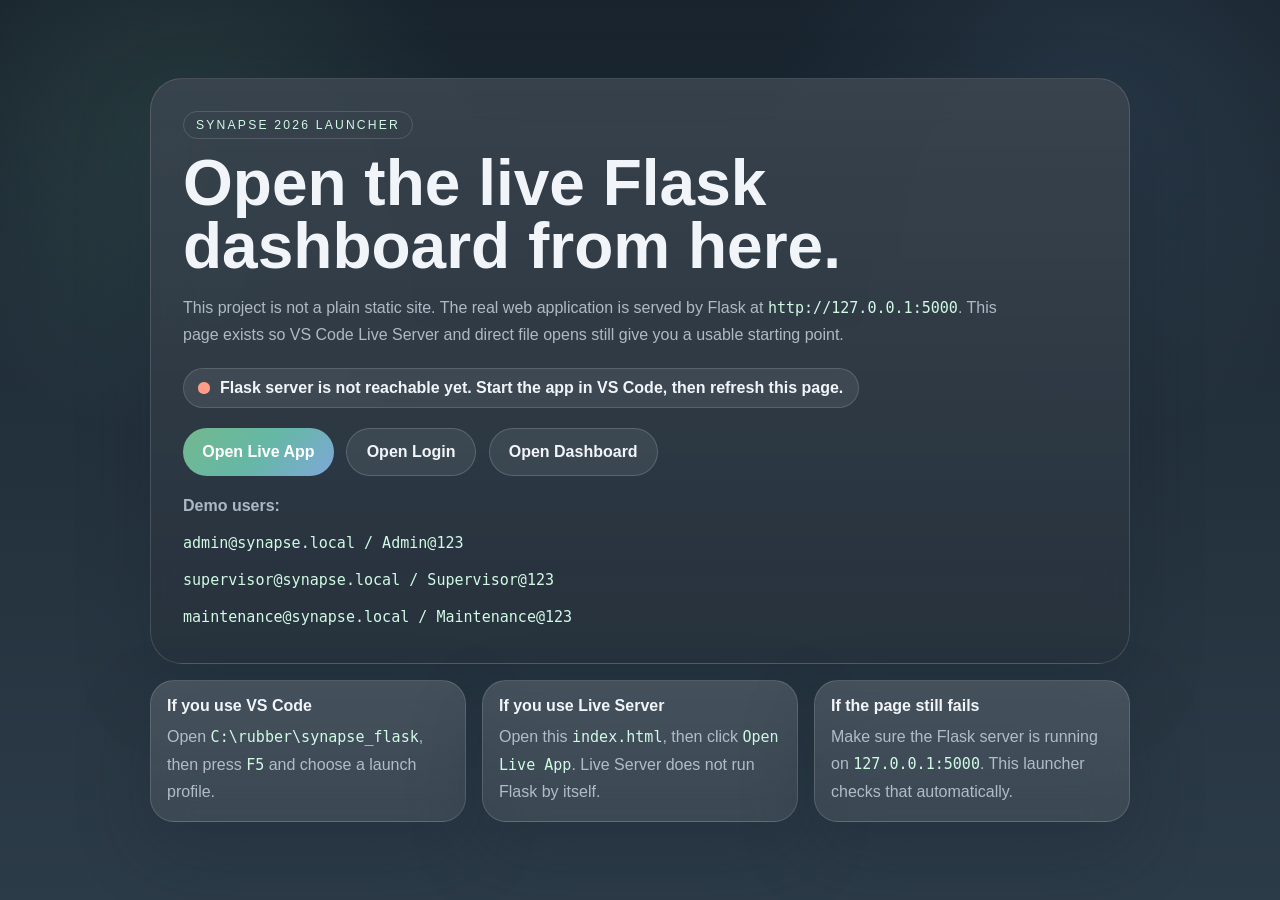
<file: synapse_flask/index.html>
<!DOCTYPE html>
<html lang="en">
<head>
  <meta charset="UTF-8">
  <meta name="viewport" content="width=device-width, initial-scale=1.0">
  <title>Synapse 2026 Launcher</title>
  <meta name="description" content="Launch page for the Synapse 2026 Flask dashboard.">
  <style>
    :root {
      --bg-1: #18232d;
      --bg-2: #22303b;
      --bg-3: #2c3b48;
      --panel: rgba(28, 40, 52, 0.86);
      --card: rgba(255, 255, 255, 0.08);
      --line: rgba(255, 255, 255, 0.14);
      --text: #f1f5f9;
      --muted: rgba(203, 213, 225, 0.82);
      --accent-green: #73b88f;
      --accent-emerald: #65b8a5;
      --accent-blue: #7fa7d9;
      --ok: #8de0a9;
      --warn: #ffd27c;
      --danger: #ff9d88;
      --shadow: 0 28px 72px rgba(26, 36, 49, 0.28);
    }

    * {
      box-sizing: border-box;
    }

    body {
      margin: 0;
      min-height: 100vh;
      color: var(--text);
      font-family: "Segoe UI", Tahoma, sans-serif;
      background:
        radial-gradient(circle at 14% 16%, rgba(115, 184, 143, 0.14), transparent 22%),
        radial-gradient(circle at 86% 12%, rgba(127, 167, 217, 0.12), transparent 24%),
        linear-gradient(180deg, var(--bg-1) 0%, var(--bg-2) 46%, var(--bg-3) 100%);
      display: grid;
      place-items: center;
      padding: 1rem;
    }

    .shell {
      width: min(980px, 100%);
      display: grid;
      gap: 1rem;
    }

    .panel,
    .card {
      border: 1px solid var(--line);
      border-radius: 2rem;
      background: linear-gradient(180deg, rgba(255, 255, 255, 0.12), rgba(255, 255, 255, 0.04)), var(--panel);
      box-shadow: var(--shadow);
      backdrop-filter: blur(20px);
      -webkit-backdrop-filter: blur(20px);
    }

    .panel {
      padding: 2rem;
    }

    .eyebrow {
      display: inline-flex;
      padding: 0.4rem 0.75rem;
      border-radius: 999px;
      border: 1px solid rgba(255, 255, 255, 0.14);
      color: #d1fae5;
      text-transform: uppercase;
      letter-spacing: 0.18em;
      font-size: 0.76rem;
    }

    h1 {
      margin: 0.8rem 0 0;
      font-size: clamp(2.2rem, 6vw, 4rem);
      line-height: 0.98;
    }

    p {
      margin: 0;
      color: var(--muted);
      line-height: 1.7;
    }

    .lead {
      margin-top: 1rem;
      max-width: 52rem;
      font-size: 1rem;
    }

    .status {
      margin-top: 1.25rem;
      display: inline-flex;
      align-items: center;
      gap: 0.65rem;
      padding: 0.6rem 0.9rem;
      border-radius: 999px;
      border: 1px solid rgba(255, 255, 255, 0.14);
      background: rgba(255, 255, 255, 0.08);
      color: var(--text);
      font-weight: 600;
    }

    .dot {
      width: 0.7rem;
      height: 0.7rem;
      border-radius: 50%;
      background: var(--warn);
      box-shadow: 0 0 0 0 rgba(255, 210, 124, 0.4);
      animation: pulse 1.8s infinite;
    }

    .dot.ok {
      background: var(--ok);
      box-shadow: 0 0 0 0 rgba(141, 224, 169, 0.4);
    }

    .dot.danger {
      background: var(--danger);
      box-shadow: none;
    }

    .actions {
      display: flex;
      flex-wrap: wrap;
      gap: 0.8rem;
      margin-top: 1.25rem;
    }

    .button {
      display: inline-flex;
      align-items: center;
      justify-content: center;
      min-height: 3rem;
      padding: 0.9rem 1.2rem;
      border-radius: 999px;
      font-weight: 700;
      text-decoration: none;
      transition: transform 160ms ease, background-color 160ms ease, border-color 160ms ease;
    }

    .button-primary {
      color: #fff;
      background: linear-gradient(135deg, var(--accent-green), var(--accent-emerald), var(--accent-blue));
    }

    .button-secondary {
      color: var(--text);
      border: 1px solid rgba(255, 255, 255, 0.16);
      background: rgba(255, 255, 255, 0.08);
    }

    .button:hover {
      transform: translateY(-2px);
    }

    .grid {
      display: grid;
      grid-template-columns: repeat(3, minmax(0, 1fr));
      gap: 1rem;
    }

    .card {
      padding: 1rem;
      border-radius: 1.5rem;
      background: linear-gradient(180deg, rgba(255, 255, 255, 0.1), rgba(255, 255, 255, 0.03)), rgba(255, 255, 255, 0.05);
    }

    .card strong {
      display: block;
      font-size: 1rem;
      margin-bottom: 0.5rem;
    }

    .meta {
      margin-top: 1rem;
      display: grid;
      gap: 0.6rem;
    }

    code {
      color: #d1fae5;
      font-family: Consolas, monospace;
      font-size: 0.94em;
    }

    @keyframes pulse {
      0% { box-shadow: 0 0 0 0 rgba(255, 210, 124, 0.35); }
      70% { box-shadow: 0 0 0 10px rgba(255, 210, 124, 0); }
      100% { box-shadow: 0 0 0 0 rgba(255, 210, 124, 0); }
    }

    @media (max-width: 800px) {
      .grid {
        grid-template-columns: 1fr;
      }

      .panel {
        padding: 1.2rem;
      }
    }
  </style>
</head>
<body>
  <main class="shell">
    <section class="panel">
      <span class="eyebrow">Synapse 2026 Launcher</span>
      <h1>Open the live Flask dashboard from here.</h1>
      <p class="lead">
        This project is not a plain static site. The real web application is served by Flask at
        <code>http://127.0.0.1:5000</code>. This page exists so VS Code Live Server and direct file
        opens still give you a usable starting point.
      </p>

      <div class="status">
        <span class="dot" id="healthDot"></span>
        <span id="healthText">Checking local Flask server...</span>
      </div>

      <div class="actions">
        <a class="button button-primary" href="http://127.0.0.1:5000" target="_blank" rel="noreferrer">Open Live App</a>
        <a class="button button-secondary" href="http://127.0.0.1:5000/login" target="_blank" rel="noreferrer">Open Login</a>
        <a class="button button-secondary" href="http://127.0.0.1:5000/dashboard" target="_blank" rel="noreferrer">Open Dashboard</a>
      </div>

      <div class="meta">
        <p><strong>Demo users:</strong></p>
        <p><code>admin@synapse.local / Admin@123</code></p>
        <p><code>supervisor@synapse.local / Supervisor@123</code></p>
        <p><code>maintenance@synapse.local / Maintenance@123</code></p>
      </div>
    </section>

    <section class="grid">
      <article class="card">
        <strong>If you use VS Code</strong>
        <p>Open <code>C:\rubber\synapse_flask</code>, then press <code>F5</code> and choose a launch profile.</p>
      </article>
      <article class="card">
        <strong>If you use Live Server</strong>
        <p>Open this <code>index.html</code>, then click <code>Open Live App</code>. Live Server does not run Flask by itself.</p>
      </article>
      <article class="card">
        <strong>If the page still fails</strong>
        <p>Make sure the Flask server is running on <code>127.0.0.1:5000</code>. This launcher checks that automatically.</p>
      </article>
    </section>
  </main>

  <script>
    (async function () {
      const dot = document.getElementById("healthDot");
      const text = document.getElementById("healthText");

      try {
        const response = await fetch("http://127.0.0.1:5000/health", { cache: "no-store" });
        if (!response.ok) {
          throw new Error("Health endpoint not ready");
        }

        const payload = await response.json();
        dot.classList.remove("danger");
        dot.classList.add("ok");
        text.textContent = "Flask server is running. Machine " + payload.machine_id + " is live.";
      } catch (error) {
        dot.classList.remove("ok");
        dot.classList.add("danger");
        text.textContent = "Flask server is not reachable yet. Start the app in VS Code, then refresh this page.";
      }
    }());
  </script>
</body>
</html>
</file>
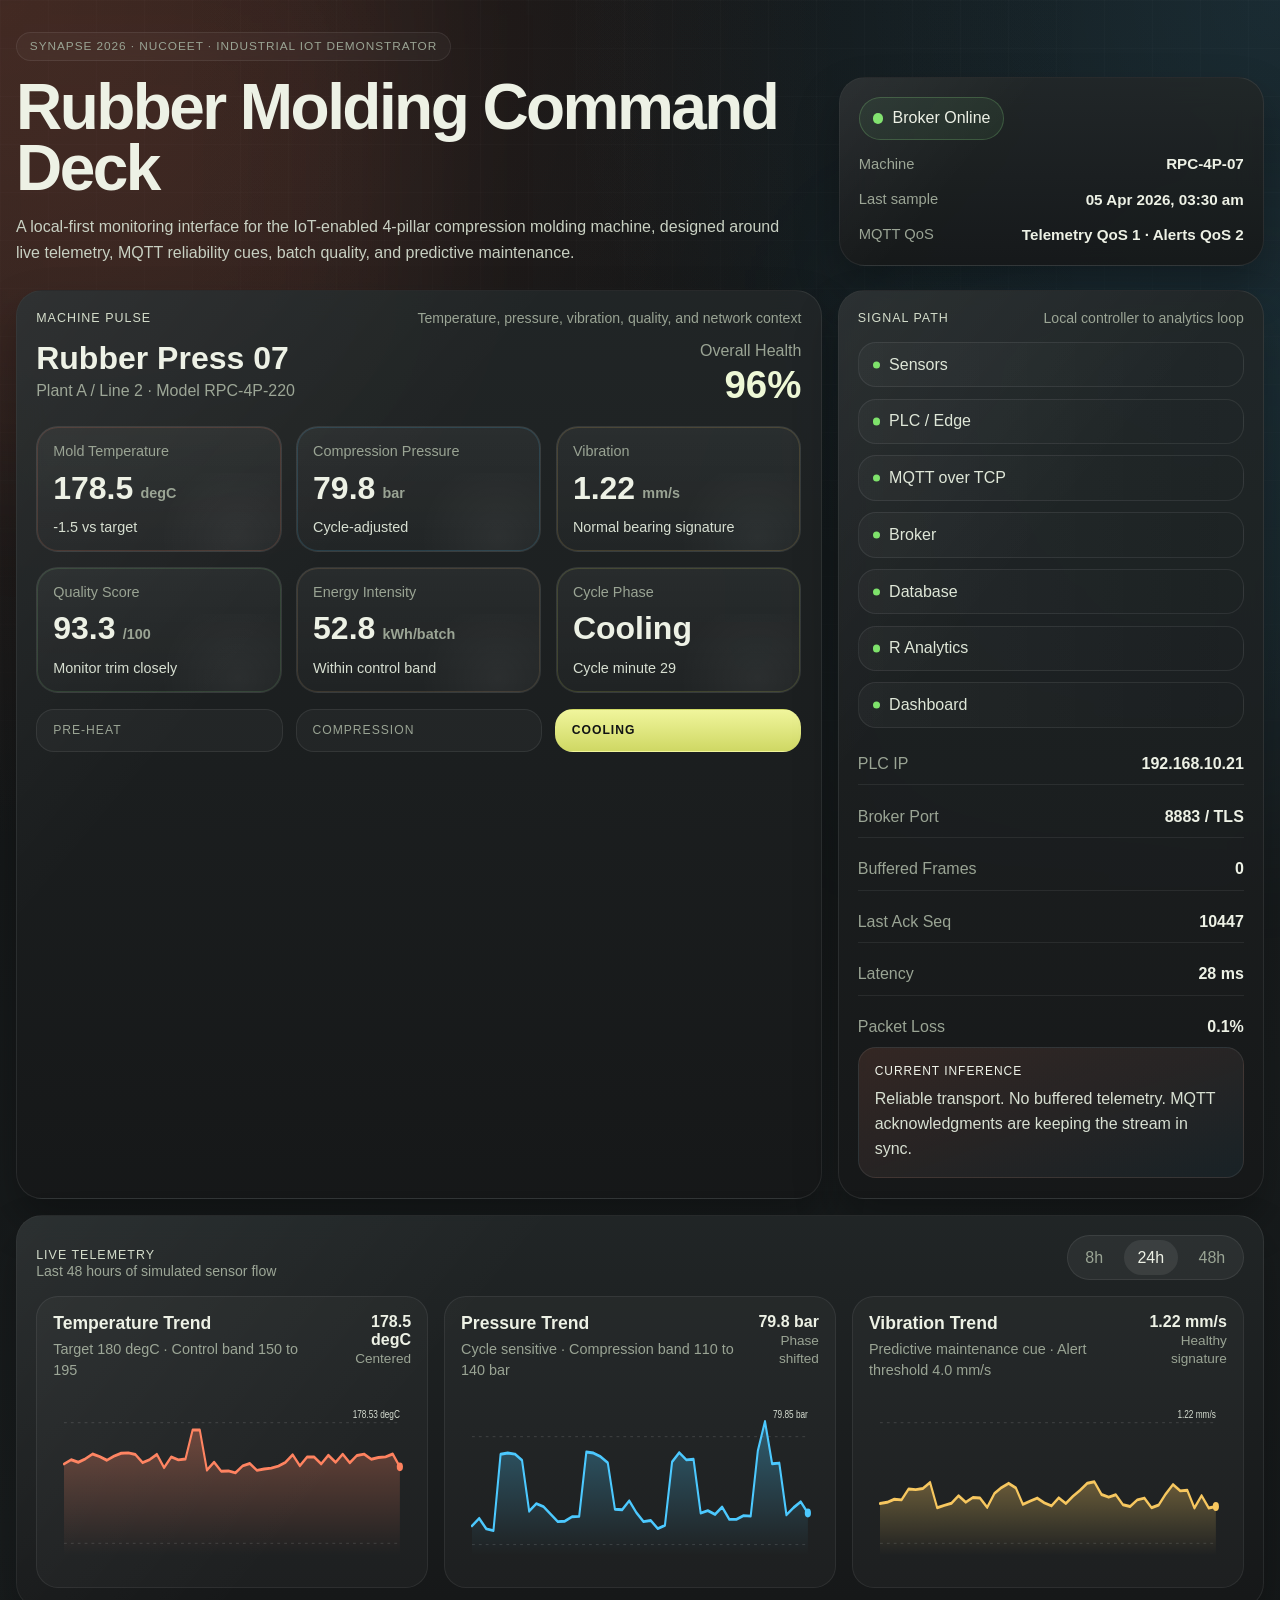
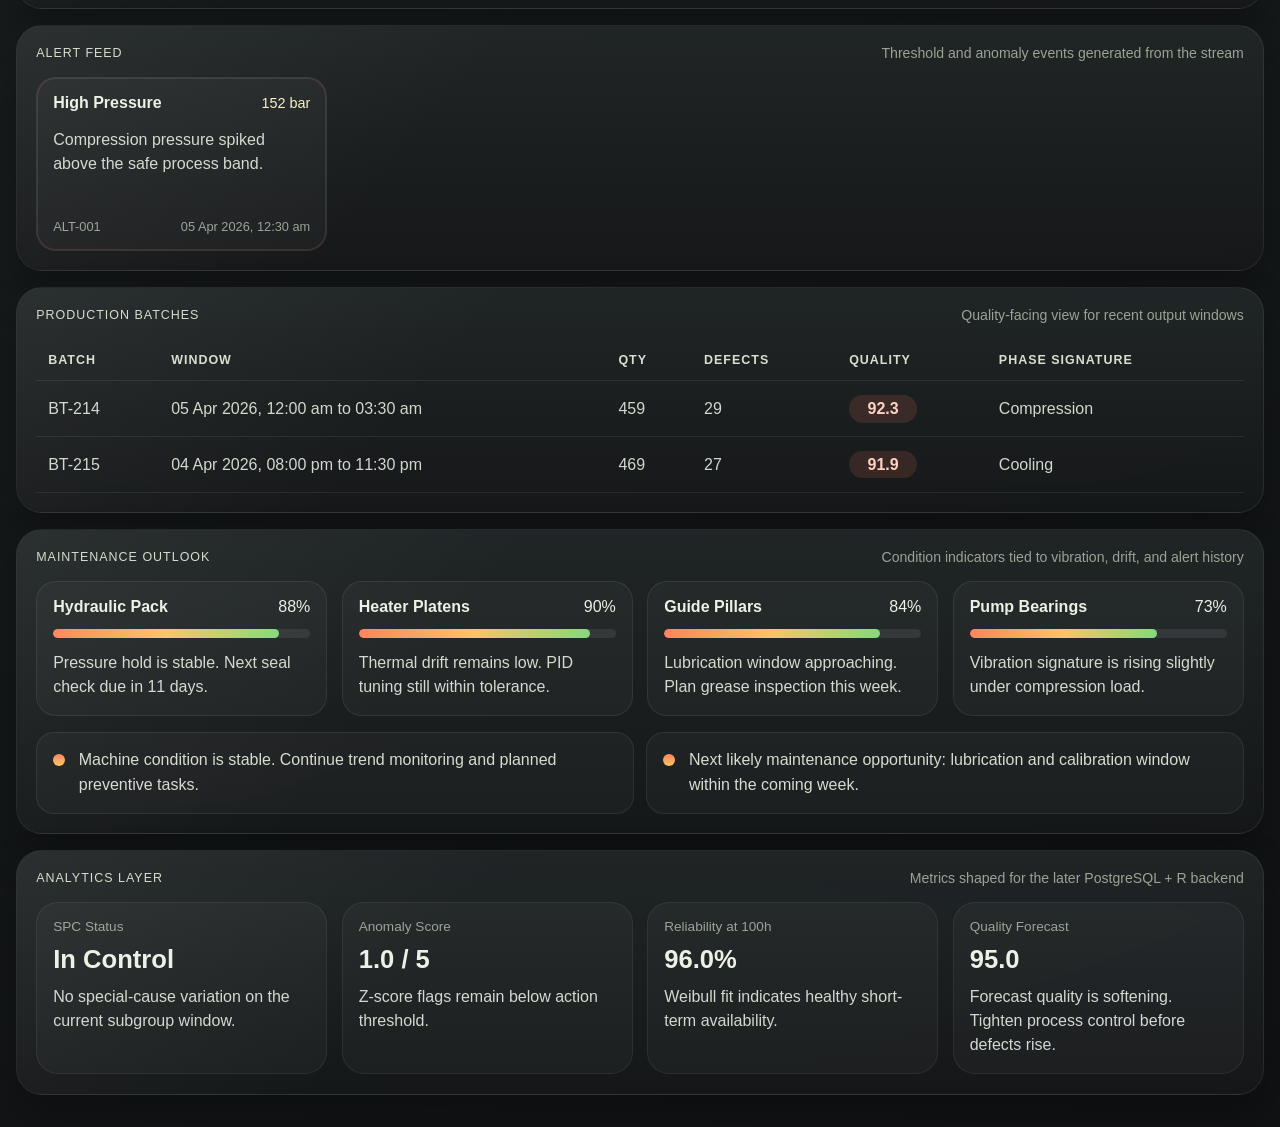
<file: webapp/index.html>
<!DOCTYPE html>
<html lang="en">
<head>
  <meta charset="UTF-8">
  <meta name="viewport" content="width=device-width, initial-scale=1.0">
  <title>Synapse 2026 | Rubber Molding Command Deck</title>
  <meta name="description" content="Local IIoT dashboard for a 4-pillar compression type rubber molding machine.">
  <link rel="stylesheet" href="assets/styles.css">
</head>
<body>
  <div class="ambient-grid" aria-hidden="true"></div>
  <div class="ambient-glow ambient-glow-left" aria-hidden="true"></div>
  <div class="ambient-glow ambient-glow-right" aria-hidden="true"></div>

  <header class="masthead shell">
    <div class="eyebrow">Synapse 2026 · NUCoEET · Industrial IoT Demonstrator</div>
    <div class="masthead-row">
      <div class="masthead-copy">
        <h1>Rubber Molding Command Deck</h1>
        <p>
          A local-first monitoring interface for the IoT-enabled 4-pillar compression molding machine,
          designed around live telemetry, MQTT reliability cues, batch quality, and predictive maintenance.
        </p>
      </div>
      <div class="masthead-meta panel">
        <div class="status-pill">
          <span class="status-dot" id="connectionDot"></span>
          <span id="brokerStatus">Broker Online</span>
        </div>
        <div class="meta-pair">
          <span>Machine</span>
          <strong id="machineTitle">RPC-4P-07</strong>
        </div>
        <div class="meta-pair">
          <span>Last sample</span>
          <strong id="liveTimestamp">06 Apr 2026, 09:00</strong>
        </div>
        <div class="meta-pair">
          <span>MQTT QoS</span>
          <strong id="qosMode">Telemetry QoS 1 · Alerts QoS 2</strong>
        </div>
      </div>
    </div>
  </header>

  <main class="shell dashboard">
    <section class="panel hero-panel">
      <div class="panel-heading">
        <span class="panel-kicker">Machine Pulse</span>
        <span class="panel-note">Temperature, pressure, vibration, quality, and network context</span>
      </div>

      <div class="hero-topline">
        <div>
          <div class="machine-name" id="machineName">Rubber Press 07</div>
          <div class="machine-subtitle" id="machineSubtitle">Plant A / Line 2 · Model RPC-4P-220</div>
        </div>
        <div class="health-badge">
          <span>Overall Health</span>
          <strong id="machineHealth">92%</strong>
        </div>
      </div>

      <div class="kpi-grid">
        <article class="kpi-card accent-hot">
          <div class="kpi-label">Mold Temperature</div>
          <div class="kpi-value"><span id="tempValue">180.0</span><small>degC</small></div>
          <div class="kpi-foot"><span id="tempDelta">+0.3 vs target</span></div>
        </article>

        <article class="kpi-card accent-pressure">
          <div class="kpi-label">Compression Pressure</div>
          <div class="kpi-value"><span id="pressureValue">118.0</span><small>bar</small></div>
          <div class="kpi-foot"><span id="pressureDelta">Stable under load</span></div>
        </article>

        <article class="kpi-card accent-vibration">
          <div class="kpi-label">Vibration</div>
          <div class="kpi-value"><span id="vibrationValue">1.20</span><small>mm/s</small></div>
          <div class="kpi-foot"><span id="vibrationDelta">Normal bearing signature</span></div>
        </article>

        <article class="kpi-card accent-quality">
          <div class="kpi-label">Quality Score</div>
          <div class="kpi-value"><span id="qualityValue">97.5</span><small>/100</small></div>
          <div class="kpi-foot"><span id="defectRisk">Low defect risk</span></div>
        </article>

        <article class="kpi-card accent-energy">
          <div class="kpi-label">Energy Intensity</div>
          <div class="kpi-value"><span id="energyValue">53.2</span><small>kWh/batch</small></div>
          <div class="kpi-foot"><span id="energyDelta">Within control band</span></div>
        </article>

        <article class="kpi-card accent-cycle">
          <div class="kpi-label">Cycle Phase</div>
          <div class="kpi-value"><span id="phaseValue">Compression</span></div>
          <div class="kpi-foot"><span id="phaseClock">Cycle minute 13</span></div>
        </article>
      </div>

      <div class="phase-track">
        <div class="phase-segment" data-phase="Pre-Heat">Pre-Heat</div>
        <div class="phase-segment" data-phase="Compression">Compression</div>
        <div class="phase-segment" data-phase="Cooling">Cooling</div>
      </div>
    </section>

    <aside class="panel side-panel">
      <div class="panel-heading">
        <span class="panel-kicker">Signal Path</span>
        <span class="panel-note">Local controller to analytics loop</span>
      </div>

      <div class="pipeline-stack">
        <div class="pipeline-node is-active">Sensors</div>
        <div class="pipeline-node is-active">PLC / Edge</div>
        <div class="pipeline-node is-active">MQTT over TCP</div>
        <div class="pipeline-node is-active">Broker</div>
        <div class="pipeline-node is-active">Database</div>
        <div class="pipeline-node is-active">R Analytics</div>
        <div class="pipeline-node is-active">Dashboard</div>
      </div>

      <div class="metrics-list">
        <div class="metric-row">
          <span>PLC IP</span>
          <strong id="plcIp">192.168.10.21</strong>
        </div>
        <div class="metric-row">
          <span>Broker Port</span>
          <strong id="brokerPort">8883 / TLS</strong>
        </div>
        <div class="metric-row">
          <span>Buffered Frames</span>
          <strong id="bufferedFrames">0</strong>
        </div>
        <div class="metric-row">
          <span>Last Ack Seq</span>
          <strong id="ackSequence">10428</strong>
        </div>
        <div class="metric-row">
          <span>Latency</span>
          <strong id="latencyValue">34 ms</strong>
        </div>
        <div class="metric-row">
          <span>Packet Loss</span>
          <strong id="packetLossValue">0.2%</strong>
        </div>
      </div>

      <div class="insight-box">
        <div class="insight-title">Current inference</div>
        <p id="networkNarrative">
          Reliable transport. No buffered telemetry. MQTT acknowledgments are keeping the stream in sync.
        </p>
      </div>
    </aside>

    <section class="panel signal-panel">
      <div class="panel-heading signal-heading">
        <div>
          <span class="panel-kicker">Live Telemetry</span>
          <span class="panel-note">Last 48 hours of simulated sensor flow</span>
        </div>
        <div class="window-switcher" role="tablist" aria-label="Chart window">
          <button class="window-button is-active" data-window="16">8h</button>
          <button class="window-button" data-window="48">24h</button>
          <button class="window-button" data-window="96">48h</button>
        </div>
      </div>

      <div class="signal-grid">
        <article class="signal-card" data-series="temperature">
          <div class="signal-header">
            <div>
              <h2>Temperature Trend</h2>
              <p>Target 180 degC · Control band 150 to 195</p>
            </div>
            <div class="signal-meta">
              <strong id="tempChartValue">180.0 degC</strong>
              <span id="tempChartTag">Centered</span>
            </div>
          </div>
          <svg class="signal-svg" viewBox="0 0 520 180" preserveAspectRatio="none" aria-hidden="true"></svg>
        </article>

        <article class="signal-card" data-series="pressure">
          <div class="signal-header">
            <div>
              <h2>Pressure Trend</h2>
              <p>Cycle sensitive · Compression band 110 to 140 bar</p>
            </div>
            <div class="signal-meta">
              <strong id="pressureChartValue">118.0 bar</strong>
              <span id="pressureChartTag">Load stable</span>
            </div>
          </div>
          <svg class="signal-svg" viewBox="0 0 520 180" preserveAspectRatio="none" aria-hidden="true"></svg>
        </article>

        <article class="signal-card" data-series="vibration">
          <div class="signal-header">
            <div>
              <h2>Vibration Trend</h2>
              <p>Predictive maintenance cue · Alert threshold 4.0 mm/s</p>
            </div>
            <div class="signal-meta">
              <strong id="vibrationChartValue">1.20 mm/s</strong>
              <span id="vibrationChartTag">Healthy signature</span>
            </div>
          </div>
          <svg class="signal-svg" viewBox="0 0 520 180" preserveAspectRatio="none" aria-hidden="true"></svg>
        </article>
      </div>
    </section>

    <section class="panel alerts-panel">
      <div class="panel-heading">
        <span class="panel-kicker">Alert Feed</span>
        <span class="panel-note">Threshold and anomaly events generated from the stream</span>
      </div>
      <div class="alert-list" id="alertList"></div>
    </section>

    <section class="panel batches-panel">
      <div class="panel-heading">
        <span class="panel-kicker">Production Batches</span>
        <span class="panel-note">Quality-facing view for recent output windows</span>
      </div>

      <div class="batch-table-wrap">
        <table class="batch-table">
          <thead>
            <tr>
              <th>Batch</th>
              <th>Window</th>
              <th>Qty</th>
              <th>Defects</th>
              <th>Quality</th>
              <th>Phase Signature</th>
            </tr>
          </thead>
          <tbody id="batchTableBody"></tbody>
        </table>
      </div>
    </section>

    <section class="panel maintenance-panel">
      <div class="panel-heading">
        <span class="panel-kicker">Maintenance Outlook</span>
        <span class="panel-note">Condition indicators tied to vibration, drift, and alert history</span>
      </div>

      <div class="component-grid" id="componentGrid"></div>
      <div class="recommendations" id="recommendationList"></div>
    </section>

    <section class="panel analytics-panel">
      <div class="panel-heading">
        <span class="panel-kicker">Analytics Layer</span>
        <span class="panel-note">Metrics shaped for the later PostgreSQL + R backend</span>
      </div>

      <div class="analytics-grid">
        <article class="analytic-tile">
          <span class="analytic-label">SPC Status</span>
          <strong id="spcStatus">In Control</strong>
          <p id="spcNote">No special-cause variation on the current subgroup window.</p>
        </article>
        <article class="analytic-tile">
          <span class="analytic-label">Anomaly Score</span>
          <strong id="anomalyScore">0.8 / 5</strong>
          <p id="anomalyNote">Z-score flags remain below action threshold.</p>
        </article>
        <article class="analytic-tile">
          <span class="analytic-label">Reliability at 100h</span>
          <strong id="reliabilityValue">93.4%</strong>
          <p id="reliabilityNote">Weibull fit indicates healthy short-term availability.</p>
        </article>
        <article class="analytic-tile">
          <span class="analytic-label">Quality Forecast</span>
          <strong id="qualityForecast">97.1</strong>
          <p id="qualityForecastNote">Regression suggests stable product quality at present conditions.</p>
        </article>
      </div>
    </section>
  </main>

  <script src="assets/data.js"></script>
  <script src="assets/app.js"></script>
</body>
</html>
</file>
<file: webapp/assets/styles.css>
:root {
  --bg: #141617;
  --panel: rgba(27, 31, 32, 0.82);
  --line: rgba(255, 255, 255, 0.08);
  --text: #edf1e5;
  --muted: #9aa494;
  --hot: #ff825f;
  --pressure: #4cc9ff;
  --vibration: #f7c75f;
  --quality: #86d87f;
  --energy: #d9a86b;
  --shadow: 0 22px 44px rgba(0, 0, 0, 0.28);
  --radius: 26px;
}

* {
  box-sizing: border-box;
}

html {
  scroll-behavior: smooth;
}

body {
  margin: 0;
  min-height: 100vh;
  color: var(--text);
  background:
    radial-gradient(circle at top left, rgba(255, 130, 95, 0.14), transparent 28%),
    radial-gradient(circle at top right, rgba(76, 201, 255, 0.12), transparent 24%),
    linear-gradient(160deg, #111314 0%, #181c1d 48%, #101213 100%);
  font-family: Bahnschrift, "Trebuchet MS", "Segoe UI", sans-serif;
  position: relative;
  overflow-x: hidden;
}

body::before {
  content: "";
  position: fixed;
  inset: 0;
  background:
    linear-gradient(rgba(255, 255, 255, 0.03) 1px, transparent 1px),
    linear-gradient(90deg, rgba(255, 255, 255, 0.03) 1px, transparent 1px);
  background-size: 48px 48px;
  mask-image: linear-gradient(to bottom, rgba(0, 0, 0, 0.55), rgba(0, 0, 0, 0.12));
  pointer-events: none;
}

.ambient-grid,
.ambient-glow {
  position: fixed;
  pointer-events: none;
}

.ambient-grid {
  inset: 0;
  background: linear-gradient(90deg, transparent 0%, rgba(255, 255, 255, 0.015) 48%, transparent 100%);
  animation: sweep 14s linear infinite;
  opacity: 0.4;
}

.ambient-glow {
  width: 34rem;
  height: 34rem;
  filter: blur(90px);
  opacity: 0.2;
}

.ambient-glow-left {
  left: -10rem;
  top: -6rem;
  background: rgba(255, 130, 95, 0.45);
}

.ambient-glow-right {
  right: -8rem;
  top: 16rem;
  background: rgba(76, 201, 255, 0.35);
}

.shell {
  width: min(1320px, calc(100vw - 2rem));
  margin: 0 auto;
  position: relative;
  z-index: 1;
}

.masthead {
  padding: 2rem 0 1.5rem;
}

.eyebrow {
  display: inline-flex;
  padding: 0.4rem 0.8rem;
  border: 1px solid rgba(255, 255, 255, 0.08);
  border-radius: 999px;
  color: var(--muted);
  letter-spacing: 0.08em;
  text-transform: uppercase;
  font-size: 0.74rem;
  background: rgba(255, 255, 255, 0.03);
  backdrop-filter: blur(10px);
}

.masthead-row {
  display: grid;
  gap: 1.2rem;
  grid-template-columns: 1.7fr 0.9fr;
  align-items: end;
  margin-top: 1rem;
}

.masthead-copy h1 {
  margin: 0;
  font-family: "Gill Sans", "Trebuchet MS", sans-serif;
  font-size: clamp(2.4rem, 5vw, 4.6rem);
  line-height: 0.95;
  letter-spacing: -0.04em;
}

.masthead-copy p {
  margin: 1rem 0 0;
  max-width: 48rem;
  color: #c8d0c2;
  font-size: 1rem;
  line-height: 1.6;
}

.dashboard {
  display: grid;
  grid-template-columns: minmax(0, 1.7fr) minmax(320px, 0.9fr);
  gap: 1rem;
  padding-bottom: 2rem;
}

.panel {
  background: linear-gradient(180deg, rgba(34, 39, 40, 0.9), rgba(22, 24, 25, 0.9));
  border: 1px solid rgba(255, 255, 255, 0.08);
  border-radius: var(--radius);
  box-shadow: var(--shadow);
  padding: 1.2rem;
  position: relative;
  overflow: hidden;
  backdrop-filter: blur(14px);
}

.panel::before {
  content: "";
  position: absolute;
  inset: 0;
  background: linear-gradient(130deg, rgba(255, 255, 255, 0.05), transparent 35%);
  pointer-events: none;
}

.panel-heading {
  display: flex;
  align-items: center;
  justify-content: space-between;
  gap: 1rem;
  margin-bottom: 1rem;
}

.panel-kicker {
  display: block;
  font-size: 0.78rem;
  letter-spacing: 0.08em;
  text-transform: uppercase;
  color: #d3dcc9;
}

.panel-note {
  color: var(--muted);
  font-size: 0.88rem;
}

.masthead-meta {
  display: grid;
  gap: 0.8rem;
  align-self: stretch;
}

.status-pill {
  display: inline-flex;
  align-items: center;
  gap: 0.6rem;
  padding: 0.55rem 0.8rem;
  border-radius: 999px;
  border: 1px solid rgba(134, 216, 127, 0.24);
  background: rgba(134, 216, 127, 0.08);
  width: fit-content;
}

.status-dot {
  width: 0.65rem;
  height: 0.65rem;
  border-radius: 50%;
  background: #7ee26b;
  box-shadow: 0 0 0 0 rgba(126, 226, 107, 0.5);
  animation: pulse 1.8s infinite;
}

.status-dot.is-offline {
  background: var(--hot);
  box-shadow: none;
}

.meta-pair {
  display: flex;
  align-items: center;
  justify-content: space-between;
  gap: 0.8rem;
  color: var(--muted);
  font-size: 0.92rem;
}

.meta-pair strong {
  color: var(--text);
  font-size: 0.95rem;
}

.hero-panel {
  min-height: 23rem;
}

.hero-topline {
  display: flex;
  align-items: flex-start;
  justify-content: space-between;
  gap: 1rem;
}

.machine-name {
  font-size: 2rem;
  line-height: 1;
  font-weight: 700;
}

.machine-subtitle {
  color: var(--muted);
  margin-top: 0.5rem;
}

.health-badge {
  text-align: right;
  min-width: 9.5rem;
}

.health-badge span {
  display: block;
  color: var(--muted);
  margin-bottom: 0.2rem;
}

.health-badge strong {
  font-size: 2.4rem;
  color: #eef8d6;
}

.kpi-grid {
  display: grid;
  grid-template-columns: repeat(3, minmax(0, 1fr));
  gap: 0.9rem;
  margin-top: 1.2rem;
}

.kpi-card {
  padding: 1rem;
  border-radius: 22px;
  background: linear-gradient(180deg, rgba(255, 255, 255, 0.05), rgba(255, 255, 255, 0.02));
  border: 1px solid rgba(255, 255, 255, 0.08);
  position: relative;
  overflow: hidden;
}

.kpi-card::after {
  content: "";
  position: absolute;
  inset: auto -20% -40% 45%;
  height: 8rem;
  background: radial-gradient(circle, rgba(255, 255, 255, 0.18), transparent 70%);
  opacity: 0.25;
}

.accent-hot { box-shadow: inset 0 0 0 1px rgba(255, 130, 95, 0.16); }
.accent-pressure { box-shadow: inset 0 0 0 1px rgba(76, 201, 255, 0.16); }
.accent-vibration { box-shadow: inset 0 0 0 1px rgba(247, 199, 95, 0.16); }
.accent-quality { box-shadow: inset 0 0 0 1px rgba(134, 216, 127, 0.16); }
.accent-energy { box-shadow: inset 0 0 0 1px rgba(217, 168, 107, 0.16); }
.accent-cycle { box-shadow: inset 0 0 0 1px rgba(220, 229, 91, 0.16); }

.kpi-label {
  color: var(--muted);
  font-size: 0.9rem;
}

.kpi-value {
  display: flex;
  align-items: flex-end;
  gap: 0.45rem;
  margin-top: 0.65rem;
  font-size: 2rem;
  font-weight: 700;
}

.kpi-value small {
  font-size: 0.9rem;
  color: var(--muted);
  margin-bottom: 0.35rem;
}

.kpi-foot {
  margin-top: 0.8rem;
  color: #d7dfd1;
  font-size: 0.9rem;
}

.phase-track {
  display: grid;
  grid-template-columns: repeat(3, minmax(0, 1fr));
  gap: 0.8rem;
  margin-top: 1rem;
}

.phase-segment {
  padding: 0.85rem 1rem;
  border-radius: 18px;
  border: 1px solid rgba(255, 255, 255, 0.08);
  color: var(--muted);
  background: rgba(255, 255, 255, 0.03);
  text-transform: uppercase;
  letter-spacing: 0.08em;
  font-size: 0.76rem;
}

.phase-segment.is-active {
  color: #111314;
  background: linear-gradient(180deg, #f0f59c, #cfd864);
  border-color: transparent;
  font-weight: 700;
}

.side-panel {
  display: flex;
  flex-direction: column;
}

.pipeline-stack {
  display: grid;
  gap: 0.7rem;
}

.pipeline-node {
  padding: 0.8rem 0.95rem;
  border-radius: 18px;
  border: 1px solid rgba(255, 255, 255, 0.08);
  color: #dfe7d8;
  background: linear-gradient(90deg, rgba(255, 255, 255, 0.03), rgba(255, 255, 255, 0));
  position: relative;
}

.pipeline-node.is-active::before {
  content: "";
  position: absolute;
  left: 0.9rem;
  top: 50%;
  width: 0.45rem;
  height: 0.45rem;
  border-radius: 50%;
  background: #7ee26b;
  transform: translateY(-50%);
  box-shadow: 0 0 0 0 rgba(126, 226, 107, 0.45);
  animation: pulse 1.8s infinite;
}

.pipeline-node.is-active {
  padding-left: 1.9rem;
}

.metrics-list {
  display: grid;
  gap: 0.7rem;
  margin-top: 1rem;
}

.metric-row {
  display: flex;
  align-items: center;
  justify-content: space-between;
  gap: 1rem;
  padding: 0.7rem 0;
  border-bottom: 1px solid rgba(255, 255, 255, 0.07);
  color: var(--muted);
}

.metric-row:last-child {
  border-bottom: 0;
}

.metric-row strong {
  color: var(--text);
}

.insight-box {
  margin-top: auto;
  padding: 1rem;
  border-radius: 18px;
  background: linear-gradient(160deg, rgba(255, 130, 95, 0.12), rgba(76, 201, 255, 0.06));
  border: 1px solid rgba(255, 255, 255, 0.08);
}

.insight-title {
  font-size: 0.75rem;
  text-transform: uppercase;
  letter-spacing: 0.08em;
  color: #f0f4ea;
}

.insight-box p {
  margin: 0.55rem 0 0;
  color: #d8e0d2;
  line-height: 1.55;
}

.signal-panel,
.alerts-panel,
.batches-panel,
.maintenance-panel,
.analytics-panel {
  grid-column: 1 / -1;
}

.signal-heading {
  align-items: flex-end;
}

.window-switcher {
  display: inline-flex;
  gap: 0.45rem;
  padding: 0.25rem;
  border-radius: 999px;
  background: rgba(255, 255, 255, 0.05);
  border: 1px solid rgba(255, 255, 255, 0.08);
}

.window-button {
  appearance: none;
  border: 0;
  background: transparent;
  color: var(--muted);
  padding: 0.55rem 0.85rem;
  border-radius: 999px;
  cursor: pointer;
  font: inherit;
  transition: background 180ms ease, color 180ms ease;
}

.window-button.is-active,
.window-button:hover {
  background: rgba(255, 255, 255, 0.08);
  color: var(--text);
}

.signal-grid {
  display: grid;
  grid-template-columns: repeat(3, minmax(0, 1fr));
  gap: 1rem;
}

.signal-card {
  padding: 1rem;
  border-radius: 22px;
  background: rgba(255, 255, 255, 0.03);
  border: 1px solid rgba(255, 255, 255, 0.07);
}

.signal-header {
  display: flex;
  align-items: flex-start;
  justify-content: space-between;
  gap: 0.8rem;
  margin-bottom: 0.9rem;
}

.signal-header h2 {
  margin: 0;
  font-size: 1.1rem;
}

.signal-header p {
  margin: 0.3rem 0 0;
  color: var(--muted);
  font-size: 0.9rem;
  line-height: 1.45;
}

.signal-meta {
  text-align: right;
}

.signal-meta strong {
  display: block;
  font-size: 1rem;
}

.signal-meta span {
  color: var(--muted);
  font-size: 0.85rem;
}

.signal-svg {
  width: 100%;
  height: 11rem;
  display: block;
}

.trend-line {
  fill: none;
  stroke-width: 3;
  stroke-linecap: round;
  stroke-linejoin: round;
}

.threshold-line {
  stroke: rgba(255, 255, 255, 0.16);
  stroke-dasharray: 4 6;
}

.chart-label {
  fill: #d8dfd3;
  font-size: 12px;
}

.pulse-dot {
  animation: ping 2s infinite;
}

.alert-list {
  display: grid;
  grid-template-columns: repeat(4, minmax(0, 1fr));
  gap: 0.9rem;
}

.alert-card {
  padding: 1rem;
  border-radius: 20px;
  background: rgba(255, 255, 255, 0.03);
  border: 1px solid rgba(255, 255, 255, 0.08);
}

.severity-low { box-shadow: inset 0 0 0 1px rgba(134, 216, 127, 0.16); }
.severity-medium { box-shadow: inset 0 0 0 1px rgba(247, 199, 95, 0.16); }
.severity-high { box-shadow: inset 0 0 0 1px rgba(255, 130, 95, 0.16); }
.severity-critical { box-shadow: inset 0 0 0 1px rgba(255, 92, 92, 0.22); }

.alert-head,
.alert-foot {
  display: flex;
  align-items: center;
  justify-content: space-between;
  gap: 0.8rem;
}

.alert-type {
  font-size: 1rem;
}

.alert-value {
  color: #f7f2c1;
  font-size: 0.9rem;
}

.alert-card p {
  color: #d2dacd;
  line-height: 1.55;
  min-height: 4.7rem;
}

.alert-foot {
  color: var(--muted);
  font-size: 0.8rem;
}

.batch-table-wrap {
  overflow-x: auto;
}

.batch-table {
  width: 100%;
  border-collapse: collapse;
  min-width: 760px;
}

.batch-table th,
.batch-table td {
  text-align: left;
  padding: 0.85rem 0.75rem;
  border-bottom: 1px solid rgba(255, 255, 255, 0.08);
}

.batch-table th {
  color: #d7e0d0;
  font-size: 0.78rem;
  letter-spacing: 0.08em;
  text-transform: uppercase;
}

.batch-table td {
  color: #d1d9cc;
}

.quality-chip {
  display: inline-flex;
  min-width: 4.25rem;
  justify-content: center;
  padding: 0.3rem 0.65rem;
  border-radius: 999px;
  font-weight: 700;
}

.quality-high {
  background: rgba(134, 216, 127, 0.14);
  color: #c9f3bf;
}

.quality-mid {
  background: rgba(247, 199, 95, 0.14);
  color: #f7dfa0;
}

.quality-low {
  background: rgba(255, 130, 95, 0.14);
  color: #ffd0c4;
}

.component-grid {
  display: grid;
  grid-template-columns: repeat(4, minmax(0, 1fr));
  gap: 0.9rem;
}

.component-card {
  padding: 1rem;
  border-radius: 20px;
  background: rgba(255, 255, 255, 0.03);
  border: 1px solid rgba(255, 255, 255, 0.08);
}

.component-head {
  display: flex;
  align-items: center;
  justify-content: space-between;
  gap: 0.8rem;
}

.condition-bar {
  margin: 0.8rem 0;
  height: 0.55rem;
  border-radius: 999px;
  background: rgba(255, 255, 255, 0.08);
  overflow: hidden;
}

.condition-bar span {
  display: block;
  height: 100%;
  border-radius: inherit;
  background: linear-gradient(90deg, #ff825f, #f7c75f 50%, #86d87f 100%);
}

.component-card p {
  margin: 0;
  color: #d3dbcf;
  line-height: 1.5;
}

.recommendations {
  display: grid;
  grid-template-columns: repeat(2, minmax(0, 1fr));
  gap: 0.8rem;
  margin-top: 1rem;
}

.recommendation-card {
  display: flex;
  align-items: flex-start;
  gap: 0.85rem;
  padding: 0.95rem 1rem;
  border-radius: 18px;
  background: rgba(255, 255, 255, 0.03);
  border: 1px solid rgba(255, 255, 255, 0.08);
}

.recommendation-mark {
  width: 0.75rem;
  height: 0.75rem;
  margin-top: 0.35rem;
  border-radius: 50%;
  background: linear-gradient(180deg, var(--hot), var(--vibration));
  flex: 0 0 auto;
}

.recommendation-card p {
  margin: 0;
  color: #d6ddd0;
  line-height: 1.55;
}

.analytics-grid {
  display: grid;
  grid-template-columns: repeat(4, minmax(0, 1fr));
  gap: 0.9rem;
}

.analytic-tile {
  padding: 1rem;
  border-radius: 22px;
  background: rgba(255, 255, 255, 0.03);
  border: 1px solid rgba(255, 255, 255, 0.07);
}

.analytic-label {
  display: block;
  color: var(--muted);
  font-size: 0.85rem;
}

.analytic-tile strong {
  display: block;
  margin-top: 0.7rem;
  font-size: 1.6rem;
}

.analytic-tile p {
  margin: 0.7rem 0 0;
  color: #d1dacf;
  line-height: 1.5;
}

@keyframes pulse {
  0% { box-shadow: 0 0 0 0 rgba(126, 226, 107, 0.45); }
  70% { box-shadow: 0 0 0 12px rgba(126, 226, 107, 0); }
  100% { box-shadow: 0 0 0 0 rgba(126, 226, 107, 0); }
}

@keyframes ping {
  0%, 100% { transform: scale(1); }
  50% { transform: scale(1.08); }
}

@keyframes sweep {
  0% { transform: translateX(-14%); }
  100% { transform: translateX(14%); }
}

@media (max-width: 1120px) {
  .dashboard {
    grid-template-columns: 1fr;
  }

  .masthead-row {
    grid-template-columns: 1fr;
  }

  .signal-grid,
  .component-grid,
  .analytics-grid,
  .alert-list {
    grid-template-columns: repeat(2, minmax(0, 1fr));
  }
}

@media (max-width: 760px) {
  .shell {
    width: min(100vw - 1rem, 100%);
  }

  .panel {
    padding: 1rem;
    border-radius: 22px;
  }

  .kpi-grid,
  .signal-grid,
  .component-grid,
  .analytics-grid,
  .alert-list,
  .recommendations {
    grid-template-columns: 1fr;
  }

  .hero-topline,
  .panel-heading,
  .signal-header {
    flex-direction: column;
    align-items: flex-start;
  }

  .health-badge {
    text-align: left;
  }

  .window-switcher {
    width: 100%;
    justify-content: space-between;
  }

  .phase-track {
    grid-template-columns: 1fr;
  }

  .masthead-copy h1 {
    font-size: clamp(2.1rem, 12vw, 3.2rem);
  }
}
</file>
